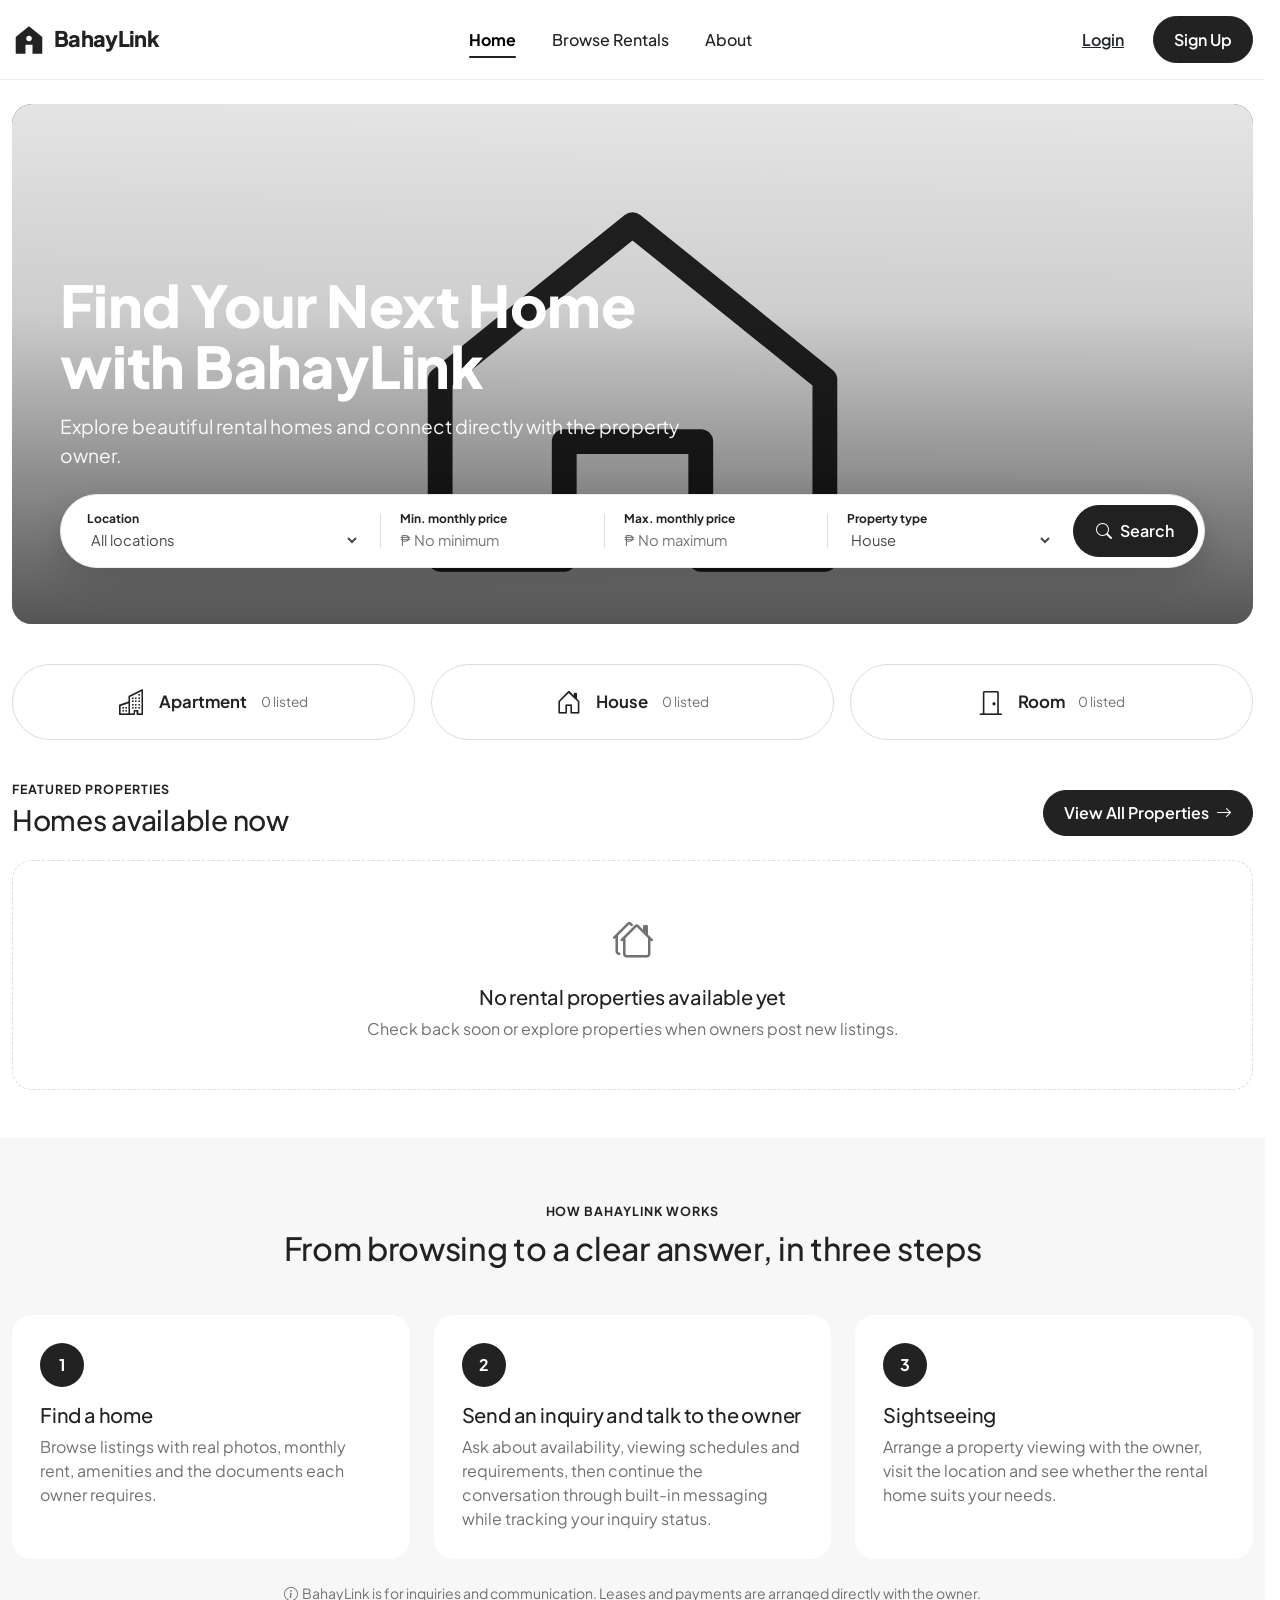
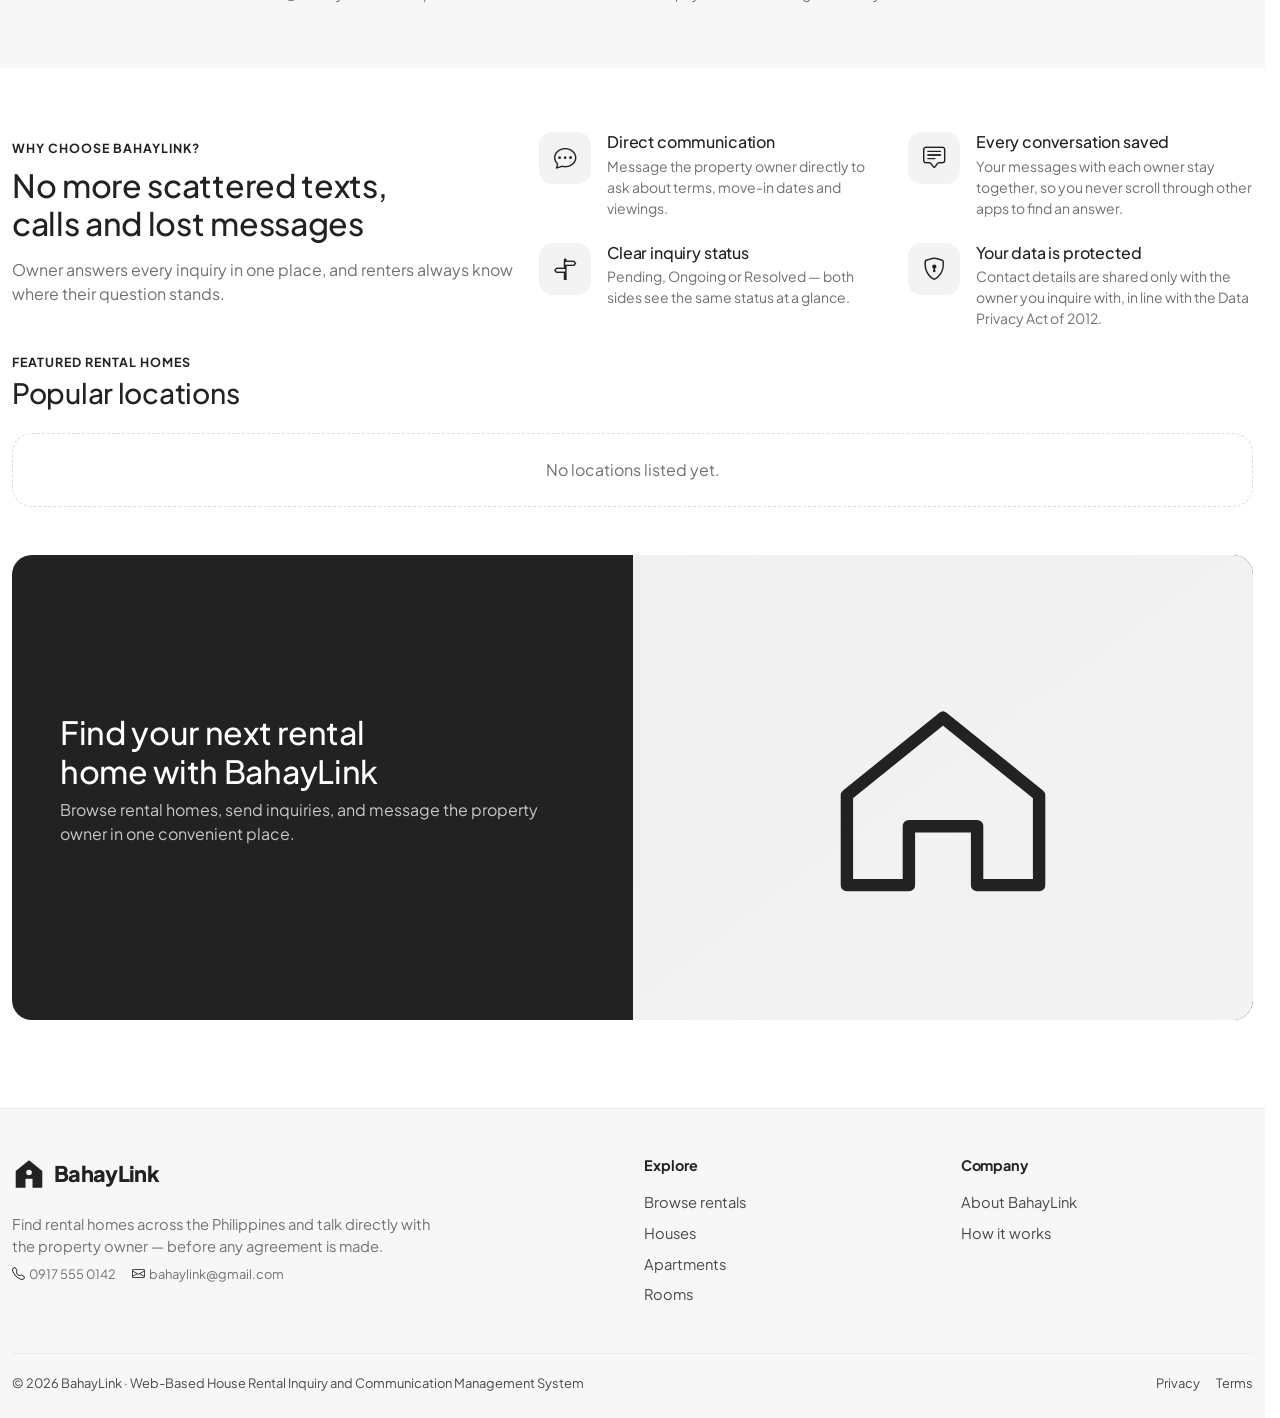
<file: Inquiry/Inquiry/wwwroot/index.html>
<!DOCTYPE html>
<html lang="en">
<head>
  <meta charset="utf-8">
  <meta name="viewport" content="width=device-width, initial-scale=1, viewport-fit=cover">
  <title>Find Your Next Home · BahayLink</title>
  <meta name="description" content="Explore rental homes across the Philippines and connect directly with property owners.">
  <link rel="icon" href="images/favicon.svg" type="image/svg+xml">
  <link rel="preconnect" href="https://fonts.googleapis.com">
  <link rel="preconnect" href="https://fonts.gstatic.com" crossorigin>
  <link href="https://fonts.googleapis.com/css2?family=Plus+Jakarta+Sans:wght@400;500;600;700;800&amp;display=swap" rel="stylesheet">
  <link href="https://cdn.jsdelivr.net/npm/bootstrap@5.3.3/dist/css/bootstrap.min.css" rel="stylesheet">
  <link href="https://cdn.jsdelivr.net/npm/bootstrap-icons@1.11.3/font/bootstrap-icons.min.css" rel="stylesheet">
  <link href="css/site.css" rel="stylesheet">
  <script>
    (function () {
      try {
        var s = sessionStorage.getItem('bahaylink-session-v1') || localStorage.getItem('bahaylink-session-v1');
        if (s) {
          var d = JSON.parse(s);
          if (d && (d.role === 'owner' || (d.user && d.user.role === 'owner'))) {
            location.replace('owner-dashboard.html');
          }
        }
      } catch (e) {}
    })();
  </script>
</head>
<body data-layout="public" data-active="home" data-title="Find Your Next Home">
  <!-- Page content is rendered by js/pages/*.js from js/data.js (mock data).
       Shared navbar/sidebar/footer come from js/layout.js. -->
  <main id="main" tabindex="-1"></main>

  <script src="https://cdn.jsdelivr.net/npm/bootstrap@5.3.3/dist/js/bootstrap.bundle.min.js"></script>
  <script src="js/data.js?v=20261111_2"></script>
  <script src="js/core.js?v=20261111_2"></script>
  <script src="js/auth.js?v=20261111_2"></script>
  <script src="js/layout.js?v=20261111_2"></script>
  <script src="js/pages/home.js?v=20261111_2"></script>
</body>
</html>
</file>
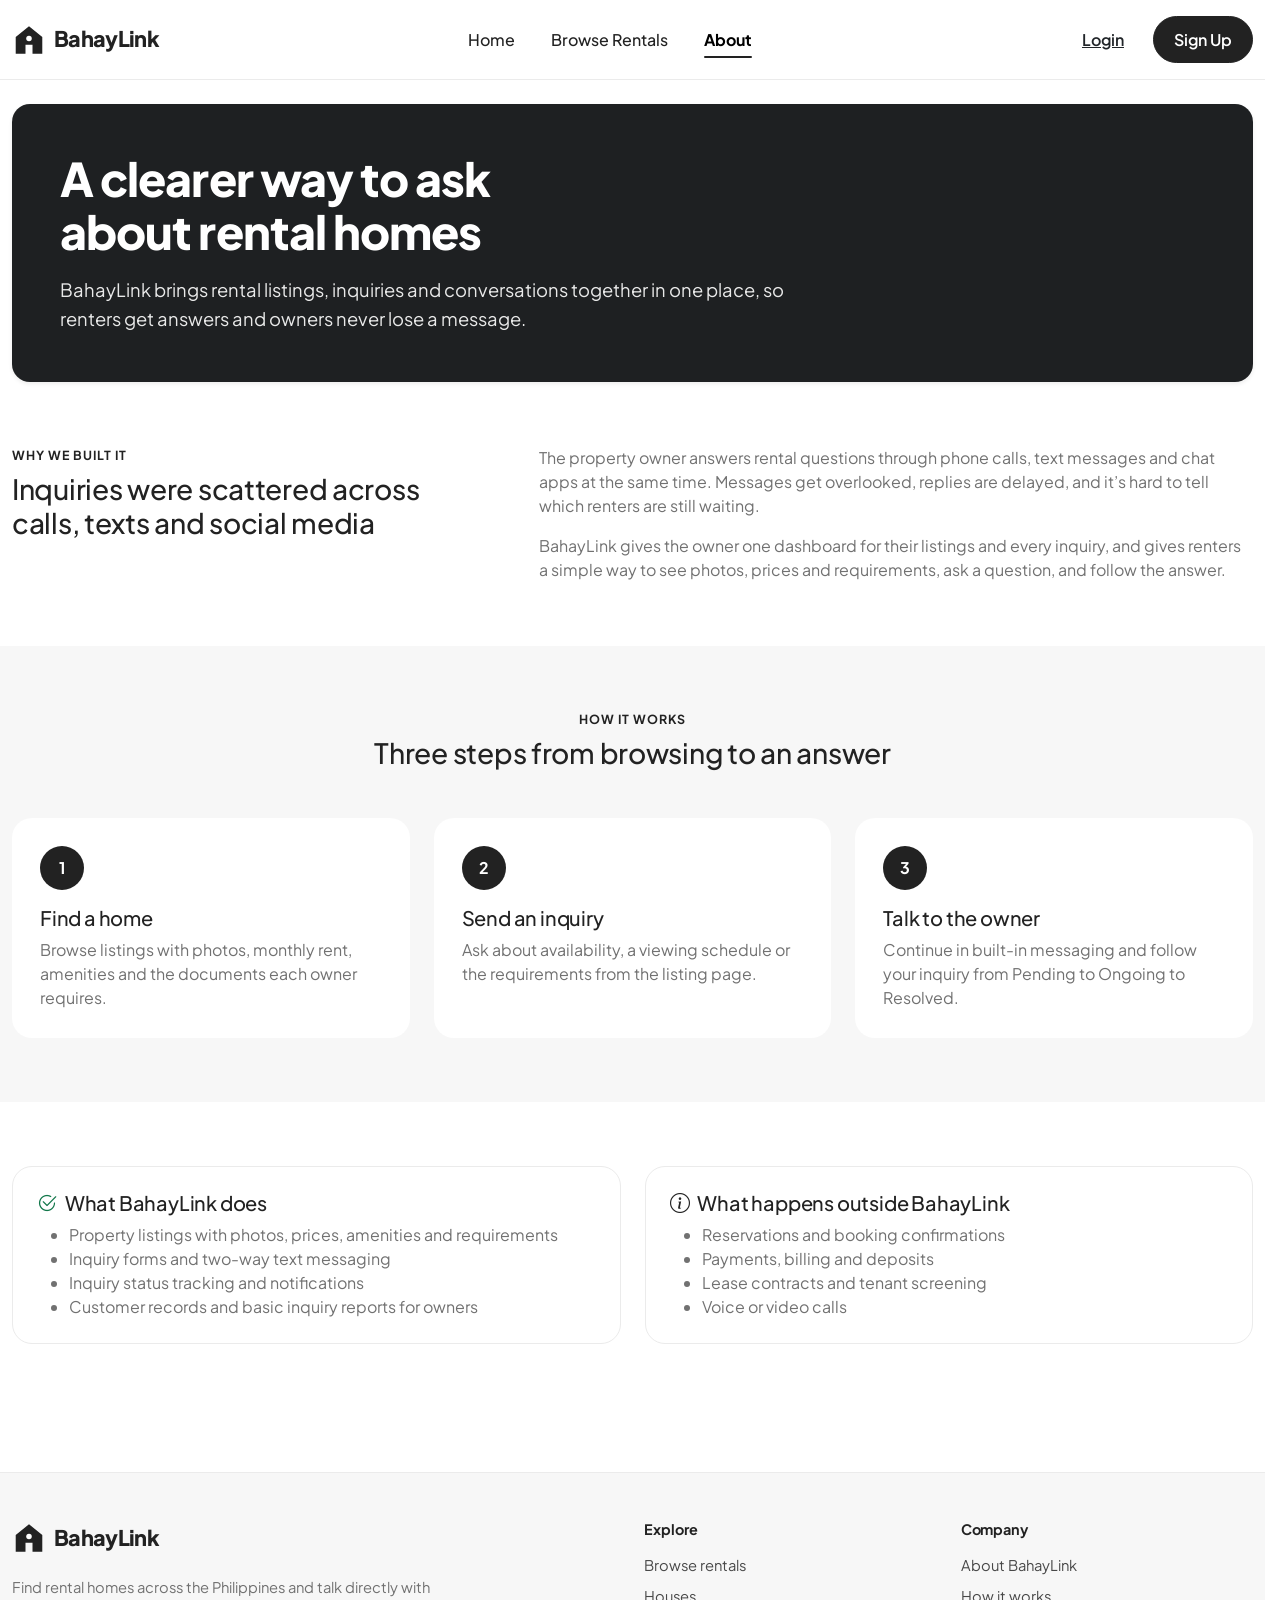
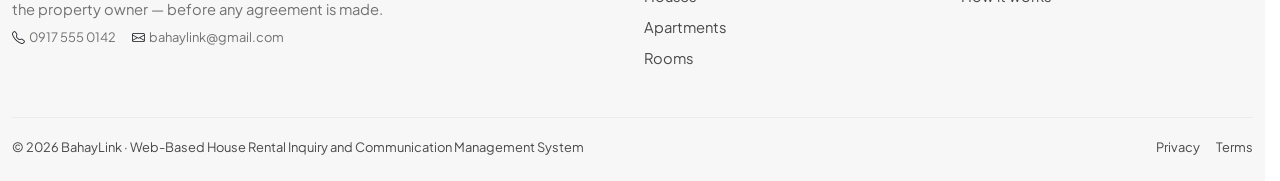
<file: Inquiry/Inquiry/wwwroot/about.html>
<!DOCTYPE html>
<html lang="en">
<head>
  <meta charset="utf-8">
  <meta name="viewport" content="width=device-width, initial-scale=1, viewport-fit=cover">
  <title>About · BahayLink</title>
  <meta name="description" content="What BahayLink is and how it works.">
  <link rel="icon" href="images/favicon.svg" type="image/svg+xml">
  <link rel="preconnect" href="https://fonts.googleapis.com">
  <link rel="preconnect" href="https://fonts.gstatic.com" crossorigin>
  <link href="https://fonts.googleapis.com/css2?family=Plus+Jakarta+Sans:wght@400;500;600;700;800&amp;display=swap" rel="stylesheet">
  <link href="https://cdn.jsdelivr.net/npm/bootstrap@5.3.3/dist/css/bootstrap.min.css" rel="stylesheet">
  <link href="https://cdn.jsdelivr.net/npm/bootstrap-icons@1.11.3/font/bootstrap-icons.min.css" rel="stylesheet">
  <link href="css/site.css" rel="stylesheet">
</head>
<body data-layout="public" data-active="about" data-title="About">
  <!-- Page content is rendered by js/pages/*.js from js/data.js (mock data).
       Shared navbar/sidebar/footer come from js/layout.js. -->
  <main id="main" tabindex="-1"></main>

  <script src="https://cdn.jsdelivr.net/npm/bootstrap@5.3.3/dist/js/bootstrap.bundle.min.js"></script>
  <script src="js/data.js?v=20261111"></script>
  <script src="js/core.js?v=20261111"></script>
  <script src="js/auth.js?v=20261111"></script>
  <script src="js/layout.js?v=20261111"></script>
  <script src="js/pages/about.js?v=20261111c"></script>
</body>
</html>
</file>
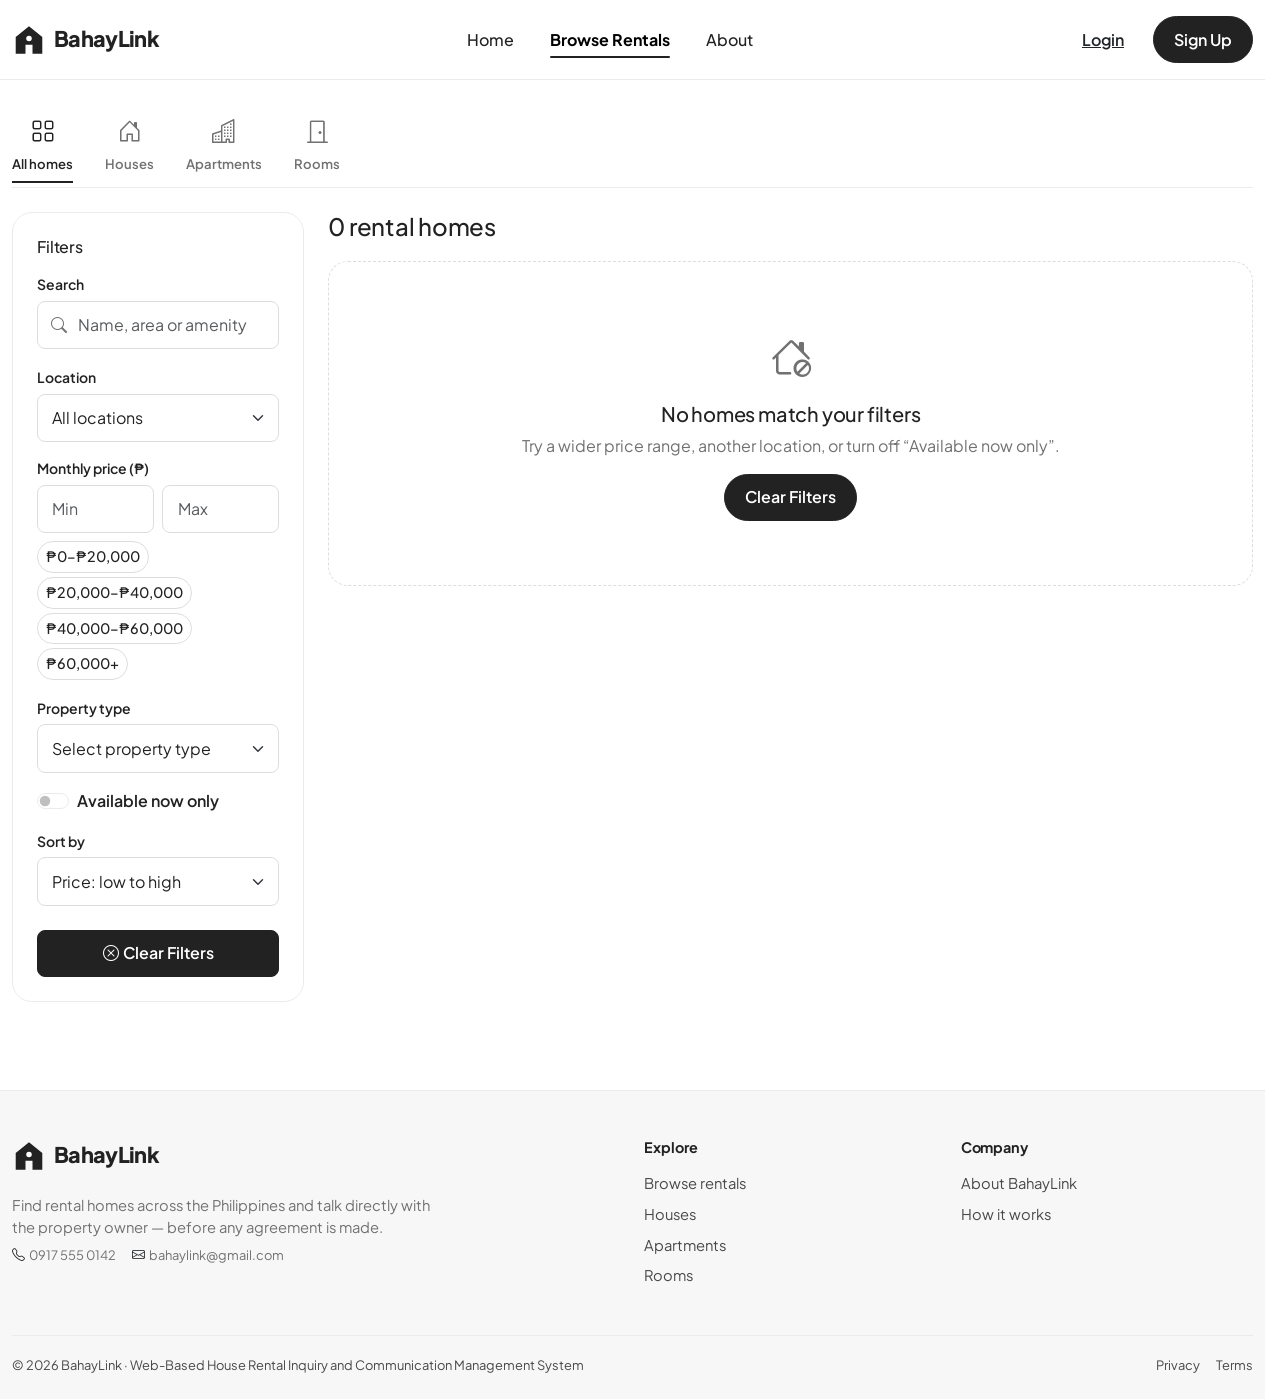
<file: Inquiry/Inquiry/wwwroot/browse.html>
<!DOCTYPE html>
<html lang="en">
<head>
  <meta charset="utf-8">
  <meta name="viewport" content="width=device-width, initial-scale=1, viewport-fit=cover">
  <title>Browse Rentals · BahayLink</title>
  <meta name="description" content="Search and filter rental homes by location, price and type.">
  <link rel="icon" href="images/favicon.svg" type="image/svg+xml">
  <link rel="preconnect" href="https://fonts.googleapis.com">
  <link rel="preconnect" href="https://fonts.gstatic.com" crossorigin>
  <link href="https://fonts.googleapis.com/css2?family=Plus+Jakarta+Sans:wght@400;500;600;700;800&amp;display=swap" rel="stylesheet">
  <link href="https://cdn.jsdelivr.net/npm/bootstrap@5.3.3/dist/css/bootstrap.min.css" rel="stylesheet">
  <link href="https://cdn.jsdelivr.net/npm/bootstrap-icons@1.11.3/font/bootstrap-icons.min.css" rel="stylesheet">
  <link href="css/site.css" rel="stylesheet">
</head>
<body data-layout="public" data-active="browse" data-title="Browse Rentals">
  <!-- Page content is rendered by js/pages/*.js from js/data.js (mock data).
       Shared navbar/sidebar/footer come from js/layout.js. -->
  <main id="main" tabindex="-1"></main>

  <script src="https://cdn.jsdelivr.net/npm/bootstrap@5.3.3/dist/js/bootstrap.bundle.min.js"></script>
  <script src="js/data.js?v=20261111_2"></script>
  <script src="js/core.js?v=20261111_2"></script>
  <script src="js/auth.js?v=20261111_2"></script>
  <script src="js/layout.js?v=20261111_2"></script>
  <script src="js/pages/browse.js?v=20261111_2"></script>
</body>
</html>
</file>
<file: Inquiry/Inquiry/wwwroot/css/site.css>
/* =========================================================
   BahayLink — design system
   Airbnb-inspired: white canvas, black accent, charcoal text,
   rounded cards, soft shadows, photography-first layouts.
   ========================================================= */
html {
  scrollbar-gutter: stable;
}
:root {
  --rc-primary: #222222;
  --rc-primary-dark: #111111;
  --rc-primary-soft: #F3F3F3;
  --rc-ink: #222222;
  --rc-ink-2: #484848;
  --rc-muted: #717171;
  --rc-line: #EBEBEB;
  --rc-line-2: #DDDDDD;
  --rc-soft: #F7F7F7;
  --rc-white: #FFFFFF;

  --rc-pending: #A15C07;  --rc-pending-bg: #FFF4DE;
  --rc-ongoing: #1C5FA8;  --rc-ongoing-bg: #E7F0FB;
  --rc-resolved: #12774A; --rc-resolved-bg: #E2F4EA;
  --rc-danger: #C13515;

  --rc-radius-sm: 8px;
  --rc-radius: 12px;
  --rc-radius-lg: 20px;
  --rc-shadow-sm: 0 1px 2px rgba(0,0,0,.08);
  --rc-shadow: 0 6px 16px rgba(0,0,0,.12);
  --rc-shadow-lg: 0 12px 32px rgba(0,0,0,.16);

  --rc-font: 'Plus Jakarta Sans', system-ui, -apple-system, 'Segoe UI', Roboto, sans-serif;
  --rc-nav-h: 80px;
  --rc-sidebar-w: 264px;

  /* Bootstrap overrides */
  --bs-body-font-family: var(--rc-font);
  --bs-body-color: var(--rc-ink);
  --bs-body-bg: var(--rc-white);
  --bs-border-color: var(--rc-line);
  --bs-primary: var(--rc-primary);
  --bs-primary-rgb: 34, 34, 34;
  --bs-link-color: var(--rc-ink);
  --bs-link-hover-color: var(--rc-primary);
  --bs-link-color-rgb: 34, 34, 34;
  --bs-link-hover-color-rgb: 34, 34, 34;
  --bs-border-radius: var(--rc-radius);
  --bs-focus-ring-color: rgba(34, 34, 34, .25);
}

html { scroll-behavior: smooth; }
body { font-family: var(--rc-font); color: var(--rc-ink); -webkit-font-smoothing: antialiased; overflow-x: hidden; }
h1, h2, h3, h4, h5, h6 { font-weight: 700; letter-spacing: -0.01em; text-wrap: balance; }
a { text-decoration: none; }
img { max-width: 100%; }
.text-muted, .rc-muted { color: var(--rc-muted) !important; }
.num { font-variant-numeric: tabular-nums; }
.fw-semibold { font-weight: 600 !important; }
:focus-visible { outline: 2px solid var(--rc-ink); outline-offset: 2px; }

@media (prefers-reduced-motion: reduce) {
  *, *::before, *::after { transition: none !important; animation: none !important; scroll-behavior: auto !important; }
}

/* ---------- Buttons ---------- */
.btn { font-weight: 600; border-radius: var(--rc-radius-sm); padding: .65rem 1.25rem; transition: transform .15s ease, box-shadow .15s ease, background-color .15s ease; }
.btn:active { transform: scale(.97); }
.btn-primary, .btn-rc {
  --bs-btn-bg: var(--rc-primary); --bs-btn-border-color: var(--rc-primary);
  --bs-btn-hover-bg: var(--rc-primary-dark); --bs-btn-hover-border-color: var(--rc-primary-dark);
  --bs-btn-active-bg: var(--rc-primary-dark); --bs-btn-active-border-color: var(--rc-primary-dark);
  --bs-btn-disabled-bg: #777777; --bs-btn-disabled-border-color: #777777;
  color: #fff;
}
.btn-gradient { background: #222222; color: #fff; border: 0; }
.btn-gradient:hover { color: #fff; filter: brightness(1.05); box-shadow: var(--rc-shadow-sm); }
.btn-dark { --bs-btn-bg: var(--rc-ink); --bs-btn-border-color: var(--rc-ink); }
.btn-outline-dark { --bs-btn-color: var(--rc-ink); --bs-btn-border-color: var(--rc-ink); }
.btn-light-soft { background: var(--rc-soft); color: var(--rc-ink); border: 1px solid transparent; }
.btn-light-soft:hover { background: #EFEFEF; }
.btn-pill { border-radius: 999px; }
.btn-icon { width: 40px; height: 40px; padding: 0; display: inline-grid; place-items: center; border-radius: 50%; }
.btn-sm { padding: .4rem .85rem; font-size: .85rem; }

/* ---------- Forms ---------- */
.form-control, .form-select { border-radius: var(--rc-radius-sm); border-color: var(--rc-line-2); padding: .7rem .9rem; }
.form-control:focus, .form-select:focus { border-color: var(--rc-ink); box-shadow: 0 0 0 1px var(--rc-ink); }
.form-label { font-weight: 600; font-size: .875rem; margin-bottom: .35rem; }
.form-check-input:checked { background-color: var(--rc-primary); border-color: var(--rc-primary); }
.form-check-input:focus { box-shadow: 0 0 0 .2rem rgba(34,34,34,.2); border-color: var(--rc-primary); }
.form-switch .form-check-input { cursor: pointer; }

/* Owner availability switch polish */
.rc-avail-switch { display: inline-flex; align-items: center; gap: .65rem; padding: .45rem .75rem; border: 1px solid var(--rc-line); border-radius: 999px; background: #fff; transition: transform .18s ease, box-shadow .18s ease, border-color .18s ease, background-color .18s ease; }
.rc-avail-switch:hover { transform: translateY(-1px); box-shadow: var(--rc-shadow-sm); }
.rc-avail-switch .form-check { display: flex; align-items: center; margin: 0; min-height: auto; }
/* Draw the thumb ourselves so its position animates across the track. */
.rc-avail-switch .form-check-input {
  appearance: none; -webkit-appearance: none;
  position: relative; display: block; flex: none;
  width: 2.8rem; height: 1.55rem; margin: 0; float: none;
  border: 1px solid #cfcfcf; border-radius: 999px;
  background: #cfcfcf; background-image: none !important;
  cursor: pointer;
  transition: background-color .28s ease, border-color .28s ease, box-shadow .28s ease;
}
.rc-avail-switch .form-check-input::before {
  content: ''; position: absolute; top: 3px; left: 3px;
  width: calc(1.55rem - 8px); height: calc(1.55rem - 8px);
  border-radius: 50%; background: white;
  box-shadow: 0 1px 3px rgba(0,0,0,.22);
  transform: translateX(0);
  transition: transform .3s cubic-bezier(.2,.85,.3,1.1);
}
.rc-avail-switch .form-check-input:checked { background: #12774A; border-color: #12774A; background-image: none !important; }
.rc-avail-switch .form-check-input:checked::before { transform: translateX(1.25rem); }
.rc-avail-switch .form-check-input:focus-visible { outline: 2px solid var(--rc-ink); outline-offset: 3px; }
.rc-avail-switch .form-check-label { margin: 0; font-weight: 700; font-size: .88rem; letter-spacing: -.01em; transition: color .18s ease; }
.rc-avail-switch .rc-avail-indicator { width: .55rem; height: .55rem; border-radius: 50%; flex: none; transition: background-color .18s ease, box-shadow .18s ease; }
.rc-avail-switch.is-on { background: #F6FBF8; border-color: #D7EBE1; }
.rc-avail-switch.is-on .form-check-label { color: #12774A; }
.rc-avail-switch.is-on .rc-avail-indicator { background: #12774A; box-shadow: 0 0 0 .22rem rgba(18,119,74,.15); }
.rc-avail-switch.is-off { background: #FBF7F5; border-color: #EEE3DB; }
.rc-avail-switch.is-off .form-check-label { color: #8A5335; }
.rc-avail-switch.is-off .rc-avail-indicator { background: #B26E47; box-shadow: 0 0 0 .22rem rgba(178,110,71,.14); }
.input-icon { position: relative; }
.input-icon > i { position: absolute; left: .9rem; top: 50%; transform: translateY(-50%); color: var(--rc-muted); pointer-events: none; }
.input-icon > .form-control { padding-left: 2.5rem; }
.pw-toggle { position: absolute; right: .5rem; top: 50%; transform: translateY(-50%); border: 0; background: none; color: var(--rc-muted); padding: .35rem .5rem; }
.pw-toggle:hover { color: var(--rc-ink); }

/* ---------- Navbar ---------- */
.rc-navbar { height: var(--rc-nav-h); background: #fff; border-bottom: 1px solid var(--rc-line); position: sticky; top: 0; z-index: 1030; }
.rc-navbar .container-xxl { height: 100%; }
.rc-logo { display: inline-flex; align-items: center; gap: .5rem; color: var(--rc-primary); font-weight: 800; font-size: 1.35rem; letter-spacing: -0.03em; text-decoration: none; }
.rc-logo:hover { color: var(--rc-primary-dark); }
.rc-logo-static { cursor: default !important; pointer-events: none !important; user-select: none !important; }
.rc-logo-mark { width: 34px; height: 34px; }
.rc-navbar .nav-link { color: var(--rc-ink); font-weight: 500; padding: .55rem 1rem !important; border-radius: 999px; transition: background .15s; }
.rc-navbar .nav-link:hover { background: var(--rc-soft); }
.rc-navbar .nav-link.active { font-weight: 700; position: relative; }
.rc-navbar .nav-link.active::after { content: ""; position: absolute; left: 1rem; right: 1rem; bottom: .15rem; height: 2px; background: var(--rc-ink); border-radius: 2px; }
.rc-profile-btn { display: inline-flex; align-items: center; gap: .65rem; border: 1px solid var(--rc-line-2); border-radius: 999px; padding: .3rem .35rem .3rem .8rem; background: #fff; transition: box-shadow .15s; }
.rc-profile-btn:hover, .rc-profile-btn[aria-expanded="true"] { box-shadow: var(--rc-shadow); }
.rc-icon-btn { position: relative; width: 42px; height: 42px; border-radius: 50%; border: 0; background: transparent; display: inline-grid; place-items: center; font-size: 1.2rem; color: var(--rc-ink); transition: background .15s; }
.rc-icon-btn:hover { background: var(--rc-soft); }
.rc-count { position: absolute; top: 3px; right: 2px; min-width: 18px; height: 18px; border-radius: 9px; background: var(--rc-primary); color: #fff; font-size: .68rem; font-weight: 700; display: grid; place-items: center; padding: 0 4px; border: 2px solid #fff; }
.dropdown-menu { border: 0; border-radius: var(--rc-radius); box-shadow: var(--rc-shadow-lg); padding: .5rem 0; }
.dropdown-item { padding: .6rem 1.1rem; font-weight: 500; }
.dropdown-item:active { background: var(--rc-soft); color: var(--rc-ink); }
.dropdown-item i { width: 1.4rem; display: inline-block; }


@media (max-width: 991.98px) {
  .rc-navbar { height: auto; min-height: 68px; }
  .rc-navbar .navbar-collapse { background: #fff; padding: .75rem 0 1rem; }
  .rc-navbar .nav-link.active::after { display: none; }
  .rc-navbar .nav-link.active { background: var(--rc-soft); }
}

/* ---------- Notifications dropdown ---------- */
.rc-notif-menu { width: min(380px, 92vw); padding: 0; overflow: hidden; }
.rc-notif-menu .rc-notif-head { display: flex; justify-content: space-between; align-items: center; padding: .9rem 1.1rem; border-bottom: 1px solid var(--rc-line); }
.rc-notif-list { max-height: 380px; overflow-y: auto; }
.rc-notif-item { display: flex; gap: .8rem; padding: .85rem 1.1rem; border-bottom: 1px solid var(--rc-line); color: var(--rc-ink); align-items: flex-start; width: 100%; text-align: left; background: #fff; border-left: 0; border-right: 0; border-top: 0; }
.rc-notif-item:hover { background: var(--rc-soft); }
.rc-notif-item.unread { background: #F7F7F7; }
.rc-notif-item.unread .rc-notif-text { font-weight: 600; }
.rc-notif-ico { width: 36px; height: 36px; border-radius: 50%; display: grid; place-items: center; flex: none; background: var(--rc-soft); }
.rc-notif-ico.inquiry { background: var(--rc-primary-soft); color: var(--rc-primary); }
.rc-notif-ico.message { background: var(--rc-ongoing-bg); color: var(--rc-ongoing); }
.rc-notif-ico.status { background: var(--rc-resolved-bg); color: var(--rc-resolved); }
.rc-notif-ico.system { background: #F0F0F0; color: var(--rc-ink-2); }
.rc-notif-text { font-size: .9rem; line-height: 1.35; }
.rc-notif-time { font-size: .78rem; color: var(--rc-muted); }
.rc-dot { width: 8px; height: 8px; border-radius: 50%; background: var(--rc-primary); flex: none; margin-top: .45rem; }

/* ---------- Hero ---------- */
.rc-hero { position: relative; border-radius: var(--rc-radius-lg); overflow: hidden; min-height: 520px; display: flex; align-items: flex-end; color: #fff; background: #3a3f45; }
.rc-hero > img { position: absolute; inset: 0; width: 100%; height: 100%; object-fit: cover; }
.rc-hero::after { content: ""; position: absolute; inset: 0; background: linear-gradient(180deg, rgba(0,0,0,.05) 0%, rgba(0,0,0,.15) 40%, rgba(0,0,0,.65) 100%); }
.rc-hero-content { position: relative; z-index: 1; padding: 3rem; width: 100%; }
.rc-hero h1 { font-size: clamp(2rem, 4.6vw, 3.6rem); line-height: 1.05; max-width: 15ch; font-weight: 800; }
.rc-hero p { font-size: clamp(1rem, 1.6vw, 1.2rem); max-width: 48ch; opacity: .95; }
@media (max-width: 767.98px) { .rc-hero { min-height: 420px; border-radius: var(--rc-radius); } .rc-hero-content { padding: 1.5rem; } }

/* ---------- Search bar (pill) ---------- */
.rc-search { background: #fff; border-radius: 999px; box-shadow: var(--rc-shadow-lg); display: grid; grid-template-columns: 1.4fr 1fr 1fr 1.1fr auto; align-items: center; padding: .4rem; border: 1px solid var(--rc-line); }
.rc-search .seg { padding: .55rem 1.25rem; border-radius: 999px; position: relative; min-width: 0; }
.rc-search .seg:hover { background: var(--rc-soft); }
.rc-search .seg + .seg::before { content: ""; position: absolute; left: 0; top: 22%; bottom: 22%; width: 1px; background: var(--rc-line-2); }
.rc-search label { display: block; font-size: .75rem; font-weight: 700; color: var(--rc-ink); margin: 0; }
.rc-search select, .rc-search input { border: 0; background: transparent; padding: 0; font-size: .92rem; color: var(--rc-ink-2); width: 100%; outline: none; box-shadow: none; }
.rc-search .btn-search { height: 52px; min-width: 52px; border-radius: 999px; display: inline-flex; align-items: center; gap: .5rem; padding: 0 1.4rem; }
@media (max-width: 991.98px) {
  .rc-search { grid-template-columns: 1fr 1fr; border-radius: var(--rc-radius-lg); gap: .25rem; padding: .75rem; }
  .rc-search .seg { border-radius: var(--rc-radius); background: var(--rc-soft); }
  .rc-search .seg + .seg::before { display: none; }
  .rc-search .seg:first-child { grid-column: 1 / -1; }
  .rc-search .btn-search { grid-column: 1 / -1; justify-content: center; border-radius: var(--rc-radius); }
}

/* ---------- Property card ---------- */
.rc-card { display: block; color: var(--rc-ink); position: relative; }
.rc-card:hover { color: var(--rc-ink); }
.rc-card-media { position: relative; aspect-ratio: 4 / 3; border-radius: var(--rc-radius); overflow: hidden; background: var(--rc-soft); }
.rc-card-media img { width: 100%; height: 100%; object-fit: cover; transition: transform .45s ease; }
.rc-card:hover .rc-card-media img { transform: scale(1.04); }
.rc-card-badge { position: absolute; top: .8rem; left: .8rem; z-index: 1; }
.rc-card-body { padding-top: .8rem; }
.rc-card-title { font-weight: 700; font-size: 1rem; margin: 0; overflow: hidden; text-overflow: ellipsis; white-space: nowrap; }
.rc-card-meta { color: var(--rc-muted); font-size: .9rem; }
.rc-card-price { font-size: 1rem; margin-top: .3rem; }
.rc-card-price strong { font-weight: 700; }
.rc-card-actions { margin-top: .7rem; }

/* ---------- Badges ---------- */
.rc-badge { display: inline-flex; align-items: center; gap: .35rem; font-size: .78rem; font-weight: 700; padding: .32rem .7rem; border-radius: 999px; line-height: 1; white-space: nowrap; }
.rc-badge::before { content: ""; width: 6px; height: 6px; border-radius: 50%; background: currentColor; }
.rc-badge.pending { color: var(--rc-pending); background: var(--rc-pending-bg); }
.rc-badge.ongoing { color: var(--rc-ongoing); background: var(--rc-ongoing-bg); }
.rc-badge.resolved { color: var(--rc-resolved); background: var(--rc-resolved-bg); }
.rc-badge.available { color: var(--rc-resolved); background: rgba(255,255,255,.96); box-shadow: var(--rc-shadow-sm); }
.rc-badge.unavailable { color: var(--rc-ink-2); background: rgba(255,255,255,.96); box-shadow: var(--rc-shadow-sm); }
.rc-badge.plain-available { color: var(--rc-resolved); background: var(--rc-resolved-bg); }
.rc-badge.plain-unavailable { color: var(--rc-ink-2); background: #EFEFEF; }
.rc-badge.muted { color: var(--rc-ink-2); background: #EFEFEF; }
.rc-badge.danger { color: var(--rc-danger); background: #FDECE8; }
.rc-badge.no-dot::before { display: none; }

/* ---------- Sections ---------- */
.rc-section { padding-top: 4rem; padding-bottom: 4rem; }
.rc-section-sm { padding-top: 2.5rem; padding-bottom: 2.5rem; }
.rc-eyebrow { font-size: .78rem; font-weight: 700; letter-spacing: .08em; text-transform: uppercase; color: var(--rc-primary); }
.rc-step { padding: 1.75rem; border-radius: var(--rc-radius-lg); background: var(--rc-soft); height: 100%; }
.rc-step-num { width: 44px; height: 44px; border-radius: 50%; background: var(--rc-ink); color: #fff; display: grid; place-items: center; font-weight: 700; margin-bottom: 1rem; }
.rc-feature { display: flex; gap: 1rem; }
.rc-feature-ico { width: 52px; height: 52px; border-radius: 14px; background: var(--rc-primary-soft); color: var(--rc-primary); display: grid; place-items: center; font-size: 1.4rem; flex: none; }
.rc-city { position: relative; display: block; border-radius: var(--rc-radius); overflow: hidden; aspect-ratio: 4 / 3; color: #fff; background: #555; }
.rc-city img { width: 100%; height: 100%; object-fit: cover; transition: transform .45s ease; }
.rc-city:hover img { transform: scale(1.05); }
.rc-city::after { content: ""; position: absolute; inset: 0; background: linear-gradient(180deg, transparent 40%, rgba(0,0,0,.7)); }
.rc-city span { position: absolute; left: 1rem; bottom: .9rem; z-index: 1; font-weight: 700; font-size: 1.1rem; }
.rc-city small { display: block; font-weight: 500; opacity: .9; font-size: .8rem; }
.rc-cta { border-radius: var(--rc-radius-lg); background: var(--rc-ink); color: #fff; overflow: hidden; }
.rc-cta img { width: 100%; height: 100%; object-fit: cover; min-height: 260px; }

/* ---------- Type chips (browse) ---------- */
.rc-chip { display: inline-flex; align-items: center; gap: .45rem; border: 1px solid var(--rc-line-2); background: #fff; border-radius: 999px; padding: .5rem 1rem; font-weight: 500; font-size: .9rem; color: var(--rc-ink); transition: border-color .15s, background .15s; }
.rc-chip:hover { border-color: var(--rc-ink); }
.rc-chip.active { background: var(--rc-ink); color: #fff; border-color: var(--rc-ink); }
.rc-chip .count { font-size: .75rem; opacity: .7; }
.rc-typebar { display: flex; gap: 2rem; overflow-x: auto; padding-bottom: .25rem; scrollbar-width: none; }
.rc-typebar::-webkit-scrollbar { display: none; }
.rc-type { display: flex; flex-direction: column; align-items: center; gap: .35rem; color: var(--rc-muted); font-size: .82rem; font-weight: 600; padding: .5rem 0; border: 0; background: none; border-bottom: 2px solid transparent; white-space: nowrap; transition: color .15s; }
.rc-type i { font-size: 1.5rem; }
.rc-type:hover { color: var(--rc-ink); border-bottom-color: var(--rc-line-2); }
.rc-type.active { color: var(--rc-ink); border-bottom-color: var(--rc-ink); }
.rc-filter-panel { border: 1px solid var(--rc-line); border-radius: var(--rc-radius-lg); padding: 1.5rem; position: sticky; top: calc(var(--rc-nav-h) + 1.25rem); }
.rc-empty { text-align: center; padding: 4rem 1rem; border: 1px dashed var(--rc-line-2); border-radius: var(--rc-radius-lg); }
.rc-empty i { font-size: 2.5rem; color: var(--rc-muted); }

/* ---------- Property details ---------- */
.rc-gallery { display: grid; grid-template-columns: 1.85fr 1fr; grid-template-rows: 1fr 1fr; gap: .5rem; height: clamp(280px, 32vw, 420px); border-radius: var(--rc-radius-lg); overflow: hidden; position: relative; }
.rc-gallery button { border: 0; padding: 0; overflow: hidden; background: var(--rc-soft); height: 100%; width: 100%; }
.rc-gallery button:first-child { grid-column: 1; grid-row: 1 / 3; }
.rc-gallery button:nth-child(2) { grid-column: 2; grid-row: 1; }
.rc-gallery button:nth-child(3) { grid-column: 2; grid-row: 2; }
.rc-gallery button:nth-child(n+4) { display: none; }
.rc-gallery img { width: 100%; height: 100%; object-fit: cover; transition: filter .2s; }
.rc-gallery button:hover img { filter: brightness(.88); }
.rc-gallery .rc-gallery-all { position: absolute; right: 1rem; bottom: 1rem; background: #fff; border: 1px solid var(--rc-ink); border-radius: var(--rc-radius-sm); padding: .45rem .9rem; font-weight: 600; font-size: .88rem; z-index: 2; }
@media (max-width: 767.98px) {
  .rc-gallery { grid-template-columns: 1fr 1fr; grid-template-rows: 2fr 1fr; height: 320px; border-radius: var(--rc-radius); }
  .rc-gallery button:first-child { grid-column: 1 / 3; grid-row: 1; }
  .rc-gallery button:nth-child(2) { grid-column: 1; grid-row: 2; }
  .rc-gallery button:nth-child(3) { grid-column: 2; grid-row: 2; }
  .rc-gallery button:nth-child(n+4) { display: none; }
}
.rc-facts { display: flex; flex-wrap: wrap; gap: .4rem 1.25rem; color: var(--rc-ink-2); }
.rc-facts span { display: inline-flex; gap: .45rem; align-items: center; }
.rc-divider { border-top: 1px solid var(--rc-line); margin: 2rem 0; }
.rc-amenity { display: flex; gap: .8rem; align-items: center; padding: .55rem 0; }
.rc-amenity i { font-size: 1.3rem; width: 1.6rem; color: var(--rc-ink-2); }
.rc-sticky-card { position: sticky; top: calc(var(--rc-nav-h) + 1.5rem); border: 1px solid var(--rc-line); border-radius: var(--rc-radius-lg); padding: 1.5rem; box-shadow: var(--rc-shadow); }
.rc-price-lg { font-size: 1.6rem; font-weight: 800; }
.rc-owner { display: flex; gap: 1rem; align-items: center; }
.rc-req li { padding: .35rem 0; display: flex; gap: .6rem; }
.rc-req li i { color: var(--rc-primary); }

/* ---------- Avatar ---------- */
.rc-avatar { width: 40px; height: 40px; border-radius: 50%; display: inline-grid; place-items: center; color: #fff; font-weight: 700; font-size: .85rem; flex: none; letter-spacing: .02em; }
.rc-avatar.sm { width: 32px; height: 32px; font-size: .72rem; }
.rc-avatar.lg { width: 64px; height: 64px; font-size: 1.3rem; }
.rc-avatar.xl { width: 96px; height: 96px; font-size: 2rem; }

/* ---------- Auth ---------- */
.rc-auth { min-height: 100vh; display: grid; grid-template-columns: minmax(0, 1fr) minmax(0, 1fr); align-items: stretch; }
.rc-auth-media { position: sticky; top: 0; height: 100vh; background: #1a1c1e; overflow: hidden; }
.rc-auth-media img { position: absolute; inset: 0; width: 100%; height: 100%; object-fit: cover; }
.rc-auth-media::after { content: ""; position: absolute; inset: 0; background: linear-gradient(180deg, rgba(18,20,24,.55) 0%, rgba(18,20,24,.15) 38%, rgba(18,20,24,.45) 100%); pointer-events: none; }
.rc-auth-quote { position: absolute; top: clamp(2.5rem, 5vw, 3.75rem); left: clamp(2.25rem, 4.5vw, 3.5rem); right: clamp(2rem, 4vw, 3rem); z-index: 1; color: #fff; }
.rc-auth-quote-title { font-family: 'Plus Jakarta Sans', -apple-system, BlinkMacSystemFont, 'Segoe UI', Roboto, sans-serif; font-size: clamp(1.85rem, 2.5vw, 2.45rem); font-weight: 600; line-height: 1.25; letter-spacing: -0.03em; color: #ffffff; max-width: 100%; text-shadow: 0 2px 10px rgba(0, 0, 0, 0.4); margin-bottom: .4rem; }
.rc-auth-quote-sub { font-size: 1rem; font-weight: 400; letter-spacing: -0.01em; max-width: 32ch; opacity: .85; text-shadow: 0 1px 6px rgba(0, 0, 0, 0.4); }
.rc-auth-form { display: flex; flex-direction: column; justify-content: flex-start; padding: clamp(2rem, 5vh, 3.5rem) clamp(1rem, 6vw, 5rem) 4rem; overflow-y: auto; }
.rc-auth-form .inner { width: 100%; max-width: 440px; margin: 0 auto; padding-bottom: 2rem; }
.rc-meter { height: 4px; background: var(--rc-line-2); border-radius: 999px; overflow: hidden; margin-top: .45rem; }
.rc-meter span { display: block; height: 100%; width: 0; transition: width .2s ease, background-color .2s ease; border-radius: 999px; }
#sMeterText { min-height: 2.4em; line-height: 1.35; display: flex; align-items: flex-start; }
@media (max-width: 991.98px) { .rc-auth { grid-template-columns: 1fr; } .rc-auth-media { display: none; } }

/* ---------- Dashboard shell ---------- */
.rc-shell { display: flex; min-height: 100vh; background: var(--rc-soft); }
.rc-sidebar { width: var(--rc-sidebar-w); background: #fff; border-right: 1px solid var(--rc-line); flex: none; }
@media (min-width: 992px) { .rc-sidebar { position: sticky; top: 0; height: 100vh; overflow-y: auto; } }
.rc-sidebar .offcanvas-body { display: flex; flex-direction: column; padding: 1.5rem 1rem; height: 100%; }
.rc-side-label { font-size: .72rem; font-weight: 700; letter-spacing: .08em; text-transform: uppercase; color: var(--rc-muted); padding: 1.2rem .9rem .5rem; }
.rc-side-link { display: flex; align-items: center; gap: .85rem; padding: .7rem .9rem; border-radius: var(--rc-radius-sm); color: var(--rc-ink-2); font-weight: 500; transition: background .15s, color .15s; }
.rc-side-link i { font-size: 1.15rem; width: 1.3rem; text-align: center; }
.rc-side-link:hover { background: var(--rc-soft); color: var(--rc-ink); }
.rc-side-link.active { background: var(--rc-primary-soft); color: var(--rc-primary); font-weight: 700; }
.rc-side-link .badge { margin-left: auto; background: var(--rc-primary); border-radius: 999px; font-size: .7rem; }
.rc-main { flex: 1; min-width: 0; display: flex; flex-direction: column; }
.rc-topbar { height: 72px; background: #fff; border-bottom: 1px solid var(--rc-line); display: flex; align-items: center; gap: 1rem; padding: 0 1.5rem; position: sticky; top: 0; z-index: 1020; }
.rc-topbar h1 { font-size: 1.25rem; margin: 0; flex: 1; min-width: 0; overflow: hidden; text-overflow: ellipsis; white-space: nowrap; }
.rc-content { padding: 1.75rem 1.5rem 3rem; flex: 1; }
@media (max-width: 575.98px) { .rc-topbar { padding: 0 1rem; } .rc-content { padding: 1.25rem 1rem 2.5rem; } }

.rc-panel { background: #fff; border: 1px solid var(--rc-line); border-radius: var(--rc-radius-lg); padding: 1.5rem; }
.rc-panel-head { display: flex; justify-content: space-between; align-items: center; gap: 1rem; margin-bottom: 1.1rem; flex-wrap: wrap; }
.rc-panel-head h2, .rc-panel-head h3 { font-size: 1.05rem; margin: 0; }
.rc-stat { background: #fff; border: 1px solid var(--rc-line); border-radius: var(--rc-radius-lg); padding: 1.25rem 1.35rem; height: 100%; display: flex; gap: 1rem; align-items: flex-start; transition: box-shadow .15s, transform .15s; }
a.rc-stat:hover { box-shadow: var(--rc-shadow); transform: translateY(-2px); color: inherit; }
.rc-stat-ico { width: 46px; height: 46px; border-radius: 12px; display: grid; place-items: center; font-size: 1.25rem; flex: none; }
.rc-stat-val { font-size: 1.65rem; font-weight: 800; line-height: 1.1; font-variant-numeric: tabular-nums; }
.rc-stat-lab { color: var(--rc-muted); font-size: .86rem; font-weight: 500; }
.ico-coral { background: var(--rc-primary-soft); color: var(--rc-primary); }
.ico-amber { background: var(--rc-pending-bg); color: var(--rc-pending); }
.ico-blue { background: var(--rc-ongoing-bg); color: var(--rc-ongoing); }
.ico-green { background: var(--rc-resolved-bg); color: var(--rc-resolved); }
.ico-ink { background: #EFEFEF; color: var(--rc-ink); }
.ico-violet { background: #EFEAFD; color: #5B3FC4; }

.rc-table { margin: 0; }
.rc-table th { font-size: .75rem; font-weight: 700; text-transform: uppercase; letter-spacing: .05em; color: var(--rc-muted); border-bottom-width: 1px; white-space: nowrap; padding: .8rem 1rem; background: #fff; }
.rc-table td { padding: .9rem 1rem; vertical-align: middle; border-color: var(--rc-line); }
.rc-table tbody tr:hover td { background: #FCFCFC; }
.rc-table .thumb { width: 56px; height: 44px; border-radius: 8px; object-fit: cover; flex: none; background: var(--rc-soft); }
.rc-table-wrap { background: #fff; border: 1px solid var(--rc-line); border-radius: var(--rc-radius-lg); overflow: hidden; }
.rc-table-wrap .table-responsive { margin: 0; }
.rc-status-select { font-size: .82rem; padding: .35rem 2rem .35rem .7rem; border-radius: 999px; font-weight: 600; width: auto; }
.rc-quick { display: flex; flex-direction: column; align-items: flex-start; gap: .6rem; padding: 1.1rem; border-radius: var(--rc-radius); border: 1px solid var(--rc-line); color: var(--rc-ink); height: 100%; transition: border-color .15s, box-shadow .15s; }
.rc-quick:hover { border-color: var(--rc-ink); box-shadow: var(--rc-shadow-sm); color: var(--rc-ink); }
.rc-quick i { font-size: 1.3rem; color: var(--rc-primary); }
.rc-list-item { display: flex; gap: .9rem; align-items: center; padding: .8rem 0; border-bottom: 1px solid var(--rc-line); color: var(--rc-ink); }
.rc-list-item:last-child { border-bottom: 0; padding-bottom: 0; }
a.rc-list-item:hover { color: var(--rc-ink); }
a.rc-list-item:hover .rc-li-title { color: var(--rc-primary); }
.rc-li-title { font-weight: 600; overflow: hidden; text-overflow: ellipsis; white-space: nowrap; }
.rc-li-sub { font-size: .85rem; color: var(--rc-muted); overflow: hidden; text-overflow: ellipsis; white-space: nowrap; }
.rc-chart-box { position: relative; height: 280px; }
.rc-chart-box.sm { height: 230px; }
.rc-bar { height: 8px; background: var(--rc-line); border-radius: 4px; overflow: hidden; }
.rc-bar > span { display: block; height: 100%; background: var(--rc-primary); border-radius: 4px; }
.rc-tabs { display: flex; gap: .5rem; flex-wrap: wrap; }

/* ---------- Inquiry cards (renter) ---------- */
.rc-inq { display: flex; gap: 1rem; background: #fff; border: 1px solid var(--rc-line); border-radius: var(--rc-radius-lg); padding: 1rem; transition: box-shadow .15s; }
.rc-inq:hover { box-shadow: var(--rc-shadow); }
.rc-inq img { width: 132px; height: 108px; border-radius: var(--rc-radius); object-fit: cover; flex: none; background: var(--rc-soft); }
.rc-inq-body { flex: 1; min-width: 0; display: flex; flex-direction: column; gap: .2rem; }
@media (max-width: 575.98px) { .rc-inq { flex-direction: column; } .rc-inq img { width: 100%; height: 160px; } }
.rc-timeline { list-style: none; padding: 0; margin: 0; }
.rc-timeline li { position: relative; padding: 0 0 1.1rem 1.8rem; }
.rc-timeline li::before { content: ""; position: absolute; left: 6px; top: 6px; width: 10px; height: 10px; border-radius: 50%; background: var(--rc-line-2); }
.rc-timeline li::after { content: ""; position: absolute; left: 10px; top: 18px; bottom: 0; width: 2px; background: var(--rc-line); }
.rc-timeline li:last-child::after { display: none; }
.rc-timeline li.done::before { background: var(--rc-primary); }

/* ---------- Messaging ---------- */
.rc-chat { display: grid; grid-template-columns: 360px minmax(0, 1fr); border: 1px solid var(--rc-line); border-radius: var(--rc-radius-lg); overflow: hidden; background: #fff; height: calc(100vh - var(--rc-nav-h) - 7rem); min-height: 520px; }
.rc-shell .rc-chat { height: calc(100vh - 72px - 3.5rem); }
.rc-chat-list { border-right: 1px solid var(--rc-line); display: flex; flex-direction: column; min-height: 0; }
.rc-chat-list .head { padding: 1.1rem 1.1rem .8rem; border-bottom: 1px solid var(--rc-line); }
.rc-convos { overflow-y: auto; flex: 1; }
.rc-convo { display: flex; gap: .8rem; align-items: center; padding: .9rem 1.1rem; width: 100%; border: 0; background: #fff; text-align: left; border-bottom: 1px solid var(--rc-line); transition: background .15s; }
.rc-convo:hover { background: var(--rc-soft); }
.rc-convo.active { background: var(--rc-soft); box-shadow: inset 3px 0 0 var(--rc-primary); }
.rc-convo .body { flex: 1; min-width: 0; }
.rc-convo .top { display: flex; justify-content: space-between; gap: .5rem; }
.rc-convo .name { font-weight: 600; overflow: hidden; text-overflow: ellipsis; white-space: nowrap; }
.rc-convo .time { font-size: .75rem; color: var(--rc-muted); flex: none; }
.rc-convo .prop { font-size: .8rem; color: var(--rc-muted); overflow: hidden; text-overflow: ellipsis; white-space: nowrap; }
.rc-convo .prev { font-size: .85rem; color: var(--rc-ink-2); overflow: hidden; text-overflow: ellipsis; white-space: nowrap; }
.rc-convo.unread .prev { font-weight: 700; color: var(--rc-ink); }
.rc-unread { min-width: 20px; height: 20px; border-radius: 10px; background: var(--rc-primary); color: #fff; font-size: .7rem; font-weight: 700; display: grid; place-items: center; padding: 0 6px; }
.rc-chat-pane { display: flex; flex-direction: column; min-height: 0; min-width: 0; }
.rc-chat-head { display: flex; align-items: center; gap: .9rem; padding: .9rem 1.25rem; border-bottom: 1px solid var(--rc-line); }
.rc-chat-head .who { flex: 1; min-width: 0; }
.rc-chat-head .who div { overflow: hidden; text-overflow: ellipsis; white-space: nowrap; }
.rc-chat-log { flex: 1; overflow-y: auto; padding: 1.25rem; display: flex; flex-direction: column; gap: .45rem; background: #FCFCFC; }
.rc-msg { max-width: min(72%, 520px); display: flex; flex-direction: column; }
.rc-msg .bubble { padding: .65rem .95rem; border-radius: 18px; line-height: 1.45; white-space: pre-wrap; overflow-wrap: anywhere; }
.rc-msg .stamp { font-size: .72rem; color: var(--rc-muted); margin-top: .2rem; padding: 0 .3rem; }
.rc-msg.them { align-self: flex-start; }
.rc-msg.them .bubble { background: #fff; border: 1px solid var(--rc-line); border-bottom-left-radius: 6px; }
.rc-msg.me { align-self: flex-end; align-items: flex-end; }
.rc-msg.me .bubble { background: var(--rc-ink); color: #fff; border-bottom-right-radius: 6px; }
.rc-day { align-self: center; font-size: .75rem; color: var(--rc-muted); background: #fff; border: 1px solid var(--rc-line); border-radius: 999px; padding: .2rem .75rem; margin: .6rem 0; }
.rc-chat-input { display: flex; gap: .6rem; padding: .9rem 1.1rem; border-top: 1px solid var(--rc-line); align-items: flex-end; }
.rc-chat-input textarea { resize: none; border-radius: 22px; padding: .65rem 1rem; max-height: 140px; }
.rc-chat-input .btn { border-radius: 50%; width: 44px; height: 44px; padding: 0; display: grid; place-items: center; flex: none; }
.rc-chat-empty { flex: 1; display: grid; place-items: center; text-align: center; color: var(--rc-muted); padding: 2rem; }
.rc-chat-back { display: none; }
@media (max-width: 991.98px) {
  .rc-chat { grid-template-columns: minmax(0, 1fr); height: calc(100vh - 68px - 3rem); }
  .rc-shell .rc-chat { height: calc(100vh - 72px - 2.5rem); }
  .rc-chat .rc-chat-pane { display: none; }
  .rc-chat.show-pane .rc-chat-list { display: none; }
  .rc-chat.show-pane .rc-chat-pane { display: flex; }
  .rc-chat-back { display: inline-grid; }
  .rc-msg { max-width: 85%; }
}

/* ---------- Footer ---------- */
.rc-footer { background: var(--rc-soft); border-top: 1px solid var(--rc-line); padding: 3rem 0 1.5rem; margin-top: 4rem; font-size: .92rem; }
.rc-footer h6 { font-size: .9rem; font-weight: 700; margin-bottom: 1rem; }
.rc-footer a { color: var(--rc-ink-2); }
.rc-footer a:hover { color: var(--rc-ink); text-decoration: underline; }
.rc-footer li { margin-bottom: .55rem; }
.rc-footer-bottom { border-top: 1px solid var(--rc-line); margin-top: 2rem; padding-top: 1.25rem; color: var(--rc-ink-2); }

/* ---------- Upload ---------- */
.rc-drop { border: 2px dashed var(--rc-line-2); border-radius: var(--rc-radius-lg); padding: 2rem; text-align: center; cursor: pointer; transition: border-color .15s, background .15s; }
.rc-drop:hover, .rc-drop.drag { border-color: var(--rc-primary); background: var(--rc-primary-soft); }
.rc-drop i { font-size: 2rem; color: var(--rc-primary); }
.rc-previews { display: grid; grid-template-columns: repeat(auto-fill, minmax(130px, 1fr)); gap: .75rem; }
.rc-preview { position: relative; aspect-ratio: 4 / 3; border-radius: var(--rc-radius); overflow: hidden; background: var(--rc-soft); }
.rc-preview img { width: 100%; height: 100%; object-fit: cover; }
.rc-preview button { position: absolute; top: .35rem; right: .35rem; width: 28px; height: 28px; border-radius: 50%; border: 0; background: rgba(255,255,255,.95); display: grid; place-items: center; box-shadow: var(--rc-shadow-sm); }
.rc-preview .cover { position: absolute; left: .35rem; bottom: .35rem; }
.rc-amen-check { display: flex; align-items: center; gap: .6rem; border: 1px solid var(--rc-line-2); border-radius: var(--rc-radius-sm); padding: .6rem .8rem; cursor: pointer; height: 100%; }
.rc-amen-check:has(input:checked) { border-color: var(--rc-ink); background: var(--rc-soft); }

/* ---------- Toast & misc ---------- */
.rc-toasts { position: fixed; bottom: calc(1.25rem + env(safe-area-inset-bottom, 0px)); left: 50%; transform: translateX(-50%); z-index: 1090; display: flex; flex-direction: column; gap: .5rem; align-items: center; width: max-content; max-width: 92vw; }
.rc-toast { background: var(--rc-ink); color: #fff; border-radius: var(--rc-radius); padding: .8rem 1.1rem; box-shadow: var(--rc-shadow-lg); display: flex; gap: .65rem; align-items: center; font-weight: 500; animation: rc-up .25s ease; }
.rc-toast.error i { color: #FF8A8A; }
.rc-toast.success i { color: #7BE0A8; }
.rc-toast.info i { color: #9CC9FF; }
@keyframes rc-up { from { opacity: 0; transform: translateY(10px); } to { opacity: 1; transform: none; } }
.rc-demo-note { font-size: .8rem; color: var(--rc-muted); display: inline-flex; gap: .4rem; align-items: center; }
.rc-demo-bar { background: var(--rc-ink); color: #fff; font-size: .82rem; padding: .45rem 0; }
.rc-demo-bar select { background: transparent; color: #fff; border: 1px solid rgba(255,255,255,.35); border-radius: 999px; padding: .1rem .6rem; font-size: .8rem; }
.rc-demo-bar select option { color: var(--rc-ink); }
.modal-content { border: 0; border-radius: var(--rc-radius-lg); }
.modal-header { border-bottom: 1px solid var(--rc-line); padding: 1rem 1.5rem; }
.modal-body { padding: 1.5rem; }
.modal-footer { border-top: 1px solid var(--rc-line); padding: 1rem 1.5rem; }
.carousel-item img { height: min(70vh, 640px); width: 100%; object-fit: contain; background: #111; }
.rc-lightbox .modal-content { background: #111; }
.offcanvas { border: 0; }
.skip-link { position: absolute; left: -9999px; top: 0; z-index: 2000; background: #fff; padding: .5rem 1rem; }
.skip-link:focus { left: 1rem; top: 1rem; }

@media print {
  .rc-sidebar, .rc-topbar, .rc-demo-bar, .no-print { display: none !important; }
  .rc-shell { background: #fff; }
}

/* utilities */
.min-w-0 { min-width: 0; }
.rc-convo .body { display: block; }
.rc-convo .body > span { min-width: 0; }
.rc-inq { min-width: 0; }
.rc-demo-acct { min-width: 0; gap: .75rem; }
.rc-demo-acct > span:first-child { min-width: 0; overflow-wrap: anywhere; }
@media (max-width: 991.98px) { .rc-auth { grid-template-columns: minmax(0, 1fr); } }
h1, h2, h3, h4, h5, h6, .h1, .h2, .h3, .h4, .h5, .h6 { color: inherit; }
.btn-primary { background-image: none; }
.rc-hero, .rc-cta, .rc-auth-quote { color: #fff; }

/* Homepage property-type shortcuts: three full-width pill buttons. */
.rc-home-typebar { display: grid; grid-template-columns: repeat(3, minmax(0, 1fr)); gap: 1rem; width: 100%; }
.rc-home-type-pill { display: flex; align-items: center; justify-content: center; gap: .85rem; flex-wrap: wrap; min-height: 76px; padding: 1rem 1.25rem; background: #fff; border: 1px solid var(--rc-line-2, #ddd); border-radius: 999px; color: var(--rc-ink); text-decoration: none; font-size: 1.05rem; font-weight: 650; transition: border-color .15s, box-shadow .15s, transform .15s; }
.rc-home-type-pill i { font-size: 1.6rem; color: #222222; }
.rc-home-type-count { color: var(--rc-muted); font-size: .85rem; font-weight: 400; }
.rc-home-type-pill:hover, .rc-home-type-pill:focus-visible { color: var(--rc-ink); border-color: #222222; box-shadow: 0 5px 18px rgba(34,34,34,.12); transform: translateY(-1px); }
@media (max-width: 600px) { .rc-home-typebar { gap: .55rem; } .rc-home-type-pill { min-height: 76px; flex-direction: column; gap: .15rem; font-size: .88rem; padding: .65rem .3rem; } .rc-home-type-pill i { font-size: 1.35rem; } .rc-home-type-count { font-size: .72rem; } }

/* BahayLink action colors */
.btn-logout { background: #222222; border: 1px solid #222222; color: white; }
.btn-logout:hover, .btn-logout:focus-visible { background: #000000; border-color: #000000; color: white; }
#clearBtn { background: #222; border-color: #222; color: #fff; }
#clearBtn:hover, #clearBtn:focus-visible { background: #000; border-color: #000; color: #fff; }

/* BahayLink homepage rental search CTA */
.rc-search .btn-search, .rc-search .btn-search:hover, .rc-search .btn-search:focus { background: #212121; border-color: #212121; color: #fff; background-image: none; }

/* Black monochrome interactive accents */
.btn-primary, .btn-rc { --bs-btn-color:#fff; --bs-btn-hover-color:#fff; --bs-btn-active-color:#fff; }

/* Send Inquiry: soften the underlying page, not the dialog. */
.modal-backdrop.rc-inquiry-blur {
  background-color: rgba(0, 0, 0, .38);
  opacity: 1;
  -webkit-backdrop-filter: blur(7px);
  backdrop-filter: blur(7px);
}

@media (prefers-reduced-motion: reduce) {
  .rc-avail-switch .form-check-input, .rc-avail-switch .form-check-input::before { transition: none !important; }
}

/* Keep owner/admin profile and logout side by side at the far right. */
.rc-navbar-account-actions { flex-shrink: 0; flex-wrap: nowrap; white-space: nowrap; }
.rc-owner-navbar .navbar-nav { min-width: 0; }
@media (min-width: 1400px) {
  .rc-owner-navbar .nav-link { padding-left: .65rem !important; padding-right: .65rem !important; }
  .rc-owner-navbar .navbar-collapse { gap: 1rem; }
}
@media (max-width: 1399.98px) {
  .rc-owner-navbar { height: auto; min-height: 68px; }
  .rc-owner-navbar .navbar-collapse { background: #fff; padding: .75rem 0 1rem; }
  .rc-owner-navbar .nav-link.active::after { display: none; }
  .rc-owner-navbar .nav-link.active { background: var(--rc-soft); }
}

/* Manage Users: compact pencil/trash actions and sortable last-active column. */
.rc-users-table .rc-user-icon-actions { display: flex; justify-content: flex-end; align-items: center; gap: .35rem; white-space: nowrap; }
.rc-users-table .rc-user-icon { background: transparent; color: #313c43; border: 1px solid transparent; border-radius: 8px; height: 34px; width: 34px; display: inline-flex; justify-content: center; align-items: center; font-size: 1.05rem; transition: background .15s ease, border-color .15s ease; }
.rc-users-table .rc-user-icon:hover, .rc-users-table .rc-user-icon:focus-visible { background: #f1f3f5; border-color: #d9dee3; }
.rc-users-table .rc-user-icon-danger { color: #dc3545; }
.rc-users-table .rc-user-icon-danger:hover, .rc-users-table .rc-user-icon-danger:focus-visible { background: #fff0f1; border-color: #ffd9dd; }
.rc-users-table .rc-sort-heading { display: inline-flex; gap: .4rem; align-items: center; padding: .1rem 0; font-weight: inherit; color: inherit; background: none; border: 0; cursor: pointer; }
.rc-users-table .rc-sort-heading:hover, .rc-users-table .rc-sort-heading:focus-visible { color: #111; text-decoration: underline; }
.rc-users-table th { white-space: nowrap; }

/* ===== BahayLink interaction polish: dark legible buttons + sliding sidebar highlight ===== */
/* Login and signup CTA stay charcoal on hover, with a moving light sheen. */
.rc-auth-form .btn-gradient {
  position: relative;
  overflow: hidden;
  isolation: isolate;
  background: #222 !important;
  border-color: #222 !important;
  color: #fff !important;
  transition: background-color .28s ease, transform .25s ease, box-shadow .28s ease !important;
}
.rc-auth-form .btn-gradient::before {
  content: '';
  position: absolute;
  inset: 0;
  z-index: -1;
  pointer-events: none;
  background: linear-gradient(105deg, transparent 30%, rgba(255,255,255,.16) 49%, transparent 68%);
  transform: translateX(-145%);
  transition: transform .62s cubic-bezier(.22,.61,.36,1);
}
.rc-auth-form .btn-gradient:hover,
.rc-auth-form .btn-gradient:focus-visible {
  background: #141414 !important;
  color: #fff !important;
  transform: translateY(-2px);
  box-shadow: 0 8px 20px rgba(0,0,0,.18);
}
.rc-auth-form .btn-gradient:hover::before,
.rc-auth-form .btn-gradient:focus-visible::before { transform: translateX(145%); }
.rc-auth-form .btn-gradient:active { transform: translateY(0) scale(.985); }

/* Left-navigation category hover: subtle slide-in dark marker, no all-white flash. */
.rc-sidebar .rc-side-link {
  position: relative;
  overflow: hidden;
  isolation: isolate;
  border-radius: 10px;
  transform: translateX(0);
  transition: background-color .26s ease, color .26s ease, transform .26s ease, box-shadow .26s ease;
}
.rc-sidebar .rc-side-link::before {
  content: '';
  position: absolute;
  z-index: -1;
  inset: 0;
  border-radius: inherit;
  background: #ededed;
  transform: translateX(-104%);
  transition: transform .34s cubic-bezier(.22,.61,.36,1);
  pointer-events: none;
}
.rc-sidebar .rc-side-link::after {
  content: '';
  position: absolute;
  left: 0;
  top: 16%;
  bottom: 16%;
  width: 3px;
  background: #222;
  border-radius: 8px;
  transform: scaleY(0);
  transform-origin: center;
  transition: transform .25s ease;
}
.rc-sidebar .rc-side-link:hover,
.rc-sidebar .rc-side-link:focus-visible {
  background: #f4f4f4;
  color: #181818;
  transform: translateX(4px);
}
.rc-sidebar .rc-side-link:hover::before,
.rc-sidebar .rc-side-link:focus-visible::before { transform: translateX(0); }
.rc-sidebar .rc-side-link:hover::after,
.rc-sidebar .rc-side-link:focus-visible::after { transform: scaleY(1); }
.rc-sidebar .rc-side-link.active { background: #eaeaea; color: #171717; }
.rc-sidebar .rc-side-link.active::before { transform: translateX(0); background: #eaeaea; }
.rc-sidebar .rc-side-link.active::after { transform: scaleY(1); }
.rc-sidebar .rc-side-link i { transition: transform .25s ease; }
.rc-sidebar .rc-side-link:hover i { transform: scale(1.09); }

@media (prefers-reduced-motion: reduce) {
  .rc-sidebar .rc-side-link,
  .rc-sidebar .rc-side-link::before,
  .rc-sidebar .rc-side-link::after,
  .rc-sidebar .rc-side-link i,
  .rc-auth-form .btn-gradient,
  .rc-auth-form .btn-gradient::before { transition: none !important; }
}

/* =========================================================
   BahayLink Signup — Suffix Dropdown & 3-Column Name Row
   ========================================================= */
.rc-name-row {
  display: flex;
  flex-direction: row;
  align-items: flex-start;
  gap: 0.65rem;
}

.rc-name-col-first {
  flex: 0 0 calc(36% - 0.44rem);
  width: calc(36% - 0.44rem);
  min-width: 0;
}

.rc-name-col-last {
  flex: 0 0 calc(36% - 0.44rem);
  width: calc(36% - 0.44rem);
  min-width: 0;
}

.rc-name-col-suffix {
  flex: 0 0 calc(28% - 0.44rem);
  width: calc(28% - 0.44rem);
  min-width: 0;
}

.rc-name-row .form-control {
  padding: .7rem .75rem;
}

.rc-name-row .form-select {
  padding: .7rem .5rem;
  padding-right: 1.65rem !important;
  background-position: right 0.5rem center;
  background-size: 14px 10px;
  cursor: pointer;
  white-space: nowrap;
}

@media (max-width: 575.98px) {
  .rc-name-row {
    flex-wrap: wrap;
    gap: 0.65rem;
  }
  .rc-name-col-first,
  .rc-name-col-last {
    flex: 0 0 calc(50% - 0.35rem);
    width: calc(50% - 0.35rem);
  }
  .rc-name-col-suffix {
    flex: 0 0 100%;
    width: 100%;
  }
}

@media (max-width: 380px) {
  .rc-name-col-first,
  .rc-name-col-last {
    flex: 0 0 100%;
    width: 100%;
  }
}

/* =========================================================
   Modern Airbnb-style Success Modal & Checkmark Animation
   ========================================================= */
.rc-success-modal-backdrop {
  position: fixed;
  inset: 0;
  background: rgba(0, 0, 0, 0.55);
  backdrop-filter: blur(6px);
  -webkit-backdrop-filter: blur(6px);
  z-index: 10050;
  display: flex;
  align-items: center;
  justify-content: center;
  padding: 1.5rem;
  opacity: 0;
  animation: rcFadeIn 0.3s cubic-bezier(0.16, 1, 0.3, 1) forwards;
}

.rc-success-modal-card {
  width: 100%;
  max-width: 430px;
  background: #ffffff;
  border: 1px solid rgba(0, 0, 0, 0.08);
  border-radius: 24px;
  padding: 2.5rem 2rem 2.25rem;
  text-align: center;
  box-shadow: 0 24px 50px -12px rgba(0, 0, 0, 0.22), 0 0 0 1px rgba(0, 0, 0, 0.04);
  transform: scale(0.92) translateY(12px);
  opacity: 0;
  animation: rcCardPop 0.38s cubic-bezier(0.175, 0.885, 0.32, 1.275) 0.06s forwards;
}

.rc-success-icon-wrap {
  display: flex;
  justify-content: center;
  margin-bottom: 1.25rem;
}

.rc-checkmark-svg {
  width: 64px;
  height: 64px;
  border-radius: 50%;
  display: block;
  stroke-width: 3.5;
  stroke: #10b981;
  stroke-miterlimit: 10;
  box-shadow: inset 0 0 0 rgba(16, 185, 129, 0.12);
  animation: rcCheckmarkFill .4s ease-in-out .4s forwards, rcCheckmarkScale .3s ease-in-out .7s both;
}

.rc-checkmark-circle {
  stroke-dasharray: 166;
  stroke-dashoffset: 166;
  stroke-width: 3.5;
  stroke: #10b981;
  fill: none;
  animation: rcCheckmarkStroke .6s cubic-bezier(0.65, 0, 0.45, 1) forwards;
}

.rc-checkmark-check {
  transform-origin: 50% 50%;
  stroke-dasharray: 48;
  stroke-dashoffset: 48;
  stroke: #10b981;
  stroke-linecap: round;
  stroke-linejoin: round;
  animation: rcCheckmarkStroke .35s cubic-bezier(0.65, 0, 0.45, 1) .55s forwards;
}

@keyframes rcCheckmarkStroke {
  100% { stroke-dashoffset: 0; }
}

@keyframes rcCheckmarkScale {
  0%, 100% { transform: none; }
  50% { transform: scale3d(1.12, 1.12, 1); }
}

@keyframes rcCheckmarkFill {
  100% { box-shadow: inset 0 0 0 34px rgba(16, 185, 129, 0.12); }
}

@keyframes rcFadeIn {
  to { opacity: 1; }
}

@keyframes rcCardPop {
  to {
    opacity: 1;
    transform: scale(1) translateY(0);
  }
}

.rc-success-title {
  color: #111111;
  font-size: 1.45rem;
  font-weight: 700;
  letter-spacing: -0.02em;
  margin-bottom: 0.65rem;
}

.rc-success-desc {
  color: #6b7280;
  font-size: 0.95rem;
  line-height: 1.55;
  margin-bottom: 1.75rem;
}

.rc-success-btn {
  width: 100%;
  background: #222222;
  color: #ffffff;
  font-weight: 600;
  font-size: 1rem;
  padding: 0.8rem 1.5rem;
  border-radius: 999px;
  border: none;
  cursor: pointer;
  display: inline-flex;
  align-items: center;
  justify-content: center;
  gap: 0.5rem;
  transition: transform 0.15s ease, background-color 0.15s ease, box-shadow 0.15s ease;
  box-shadow: 0 4px 14px rgba(34, 34, 34, 0.2);
}

.rc-success-btn:hover {
  background: #111111;
  color: #ffffff;
  transform: translateY(-2px);
  box-shadow: 0 6px 20px rgba(0, 0, 0, 0.25);
}

.rc-success-btn:active {
  transform: translateY(0) scale(0.98);
}
</file>
